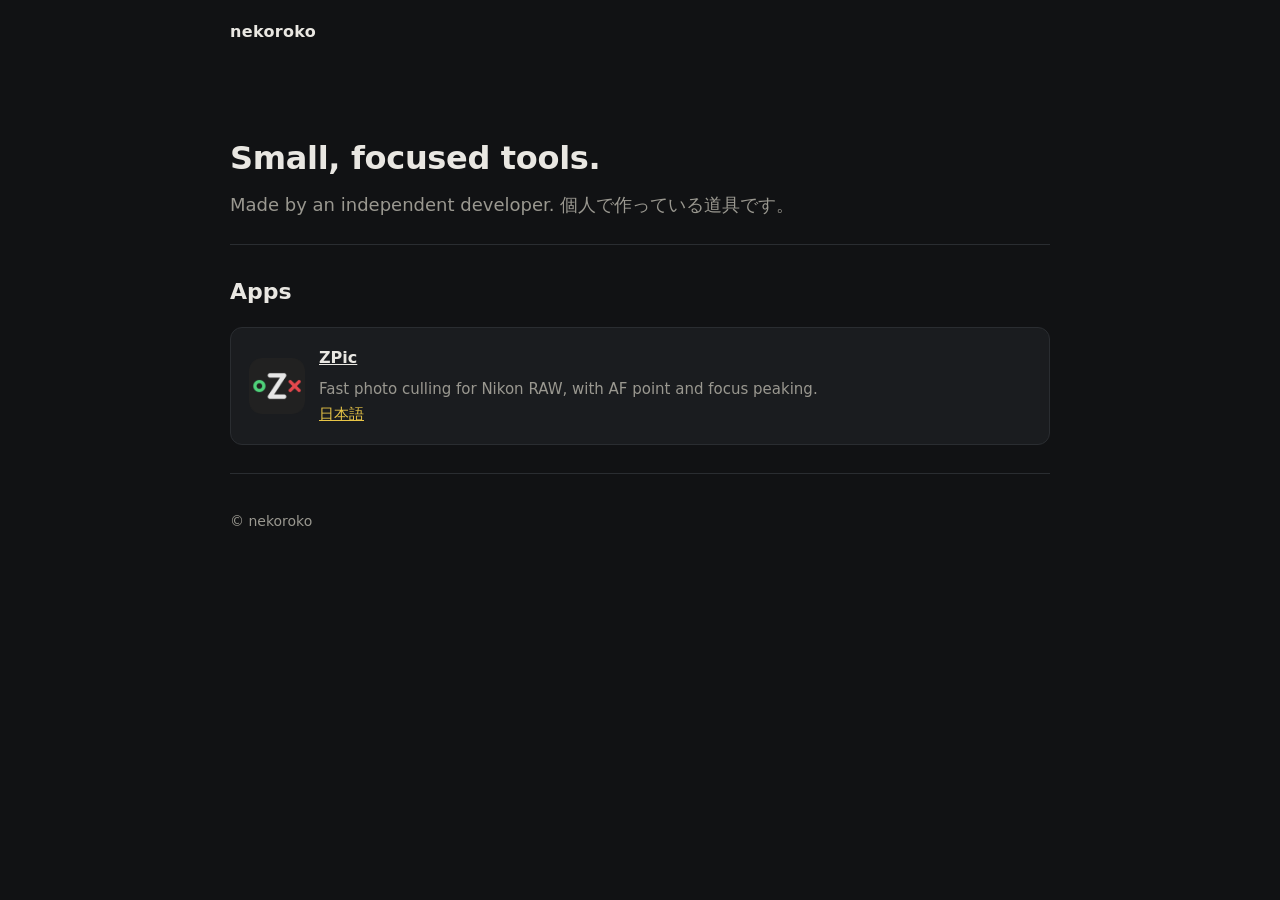
<file: index.html>
<!doctype html>
<html lang="en">
<head>
<meta charset="utf-8">
<meta name="viewport" content="width=device-width,initial-scale=1">
<title>nekoroko — small tools</title>
<meta name="description" content="Small, focused desktop tools by an independent developer.">
<link rel="icon" href="zpic/favicon.png">
<link rel="stylesheet" href="style.css">
</head>
<body>
<div class="wrap">
<header class="top">
  <span class="brand">nekoroko</span>
</header>
<div class="hero" style="text-align:left;padding-bottom:24px">
  <h1 style="font-size:32px">Small, focused tools.</h1>
  <p class="lead" style="margin:0">Made by an independent developer. 個人で作っている道具です。</p>
</div>
<section>
  <h2>Apps</h2>
  <div class="grid">
    <div class="card" style="display:flex;gap:14px;align-items:center">
      <img src="zpic/icon.png" alt="" style="width:56px;height:56px;border-radius:12px">
      <div><h3><a href="zpic/" style="color:inherit">ZPic</a></h3><p>Fast photo culling for Nikon RAW, with AF point and focus peaking.<br><a href="zpic/ja/">日本語</a></p></div>
    </div>
  </div>
</section>
<footer>© nekoroko</footer>
</div>
</body>
</html>
</file>
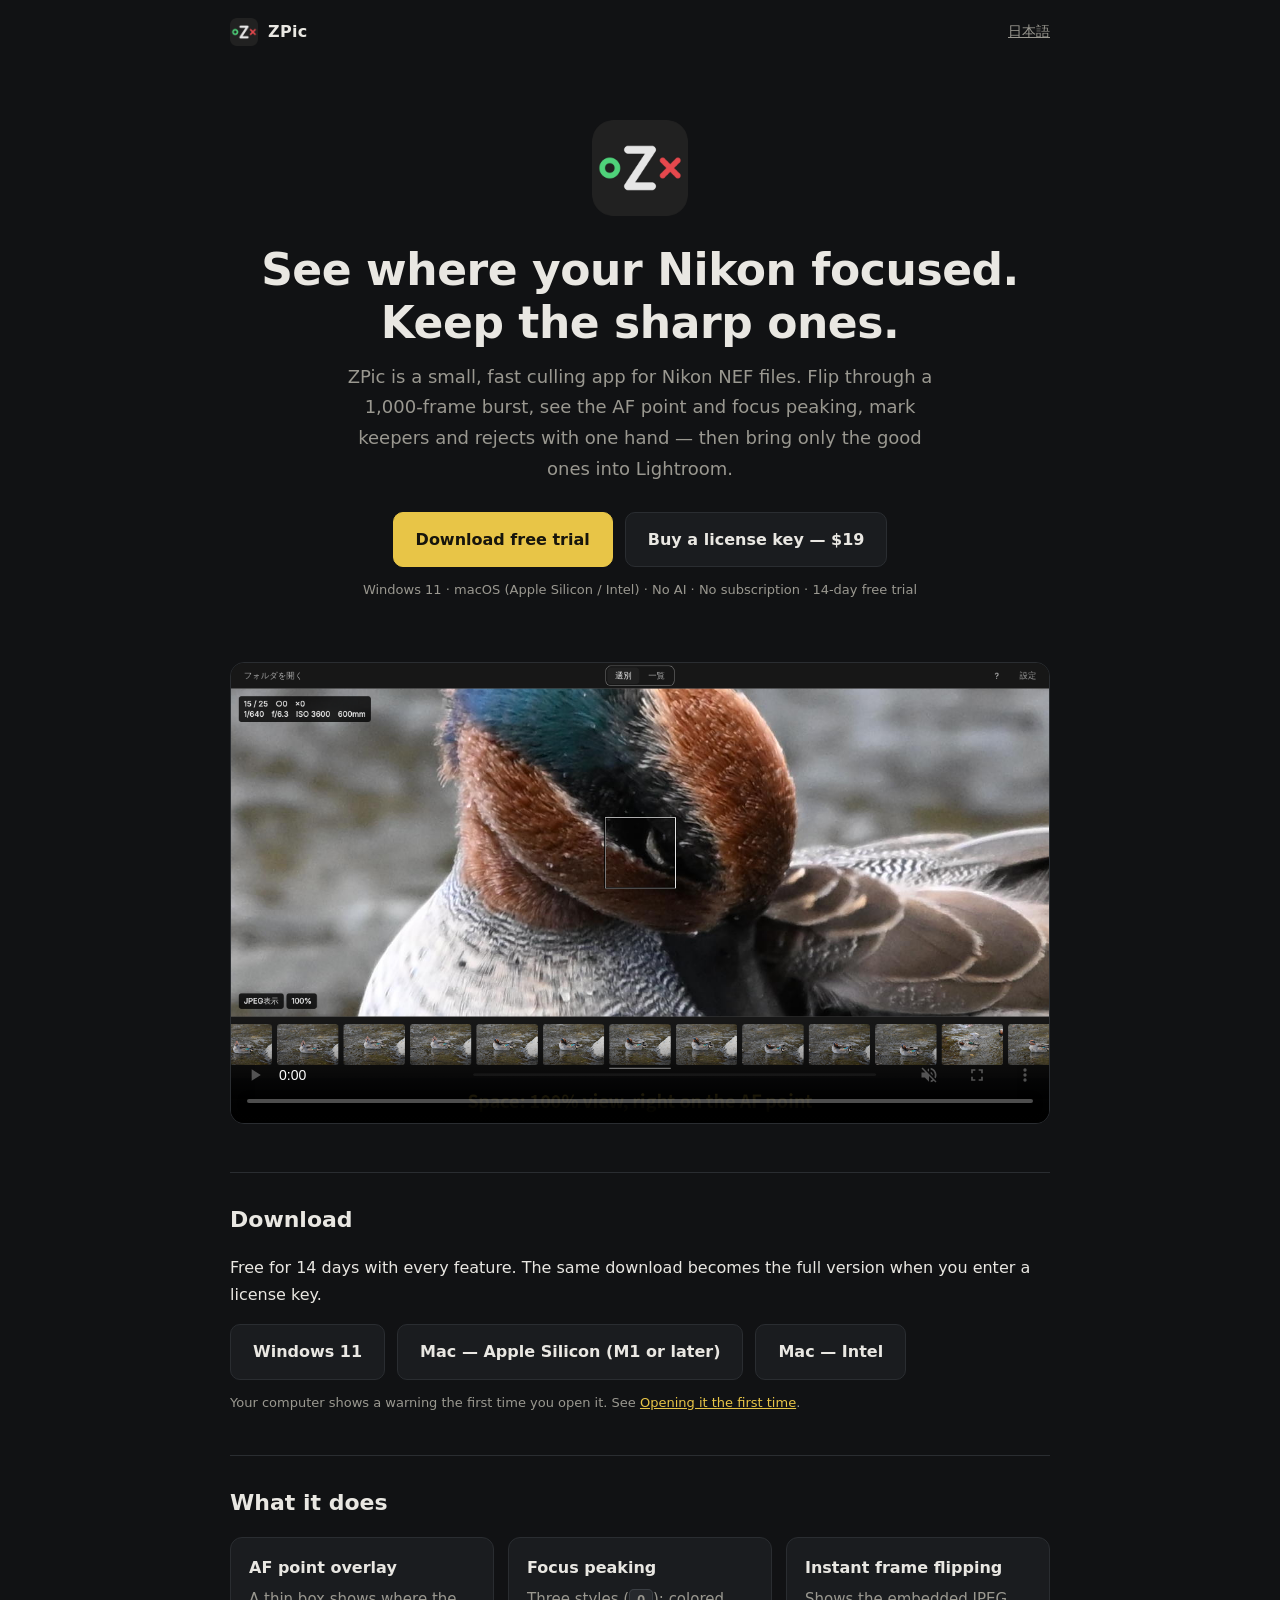
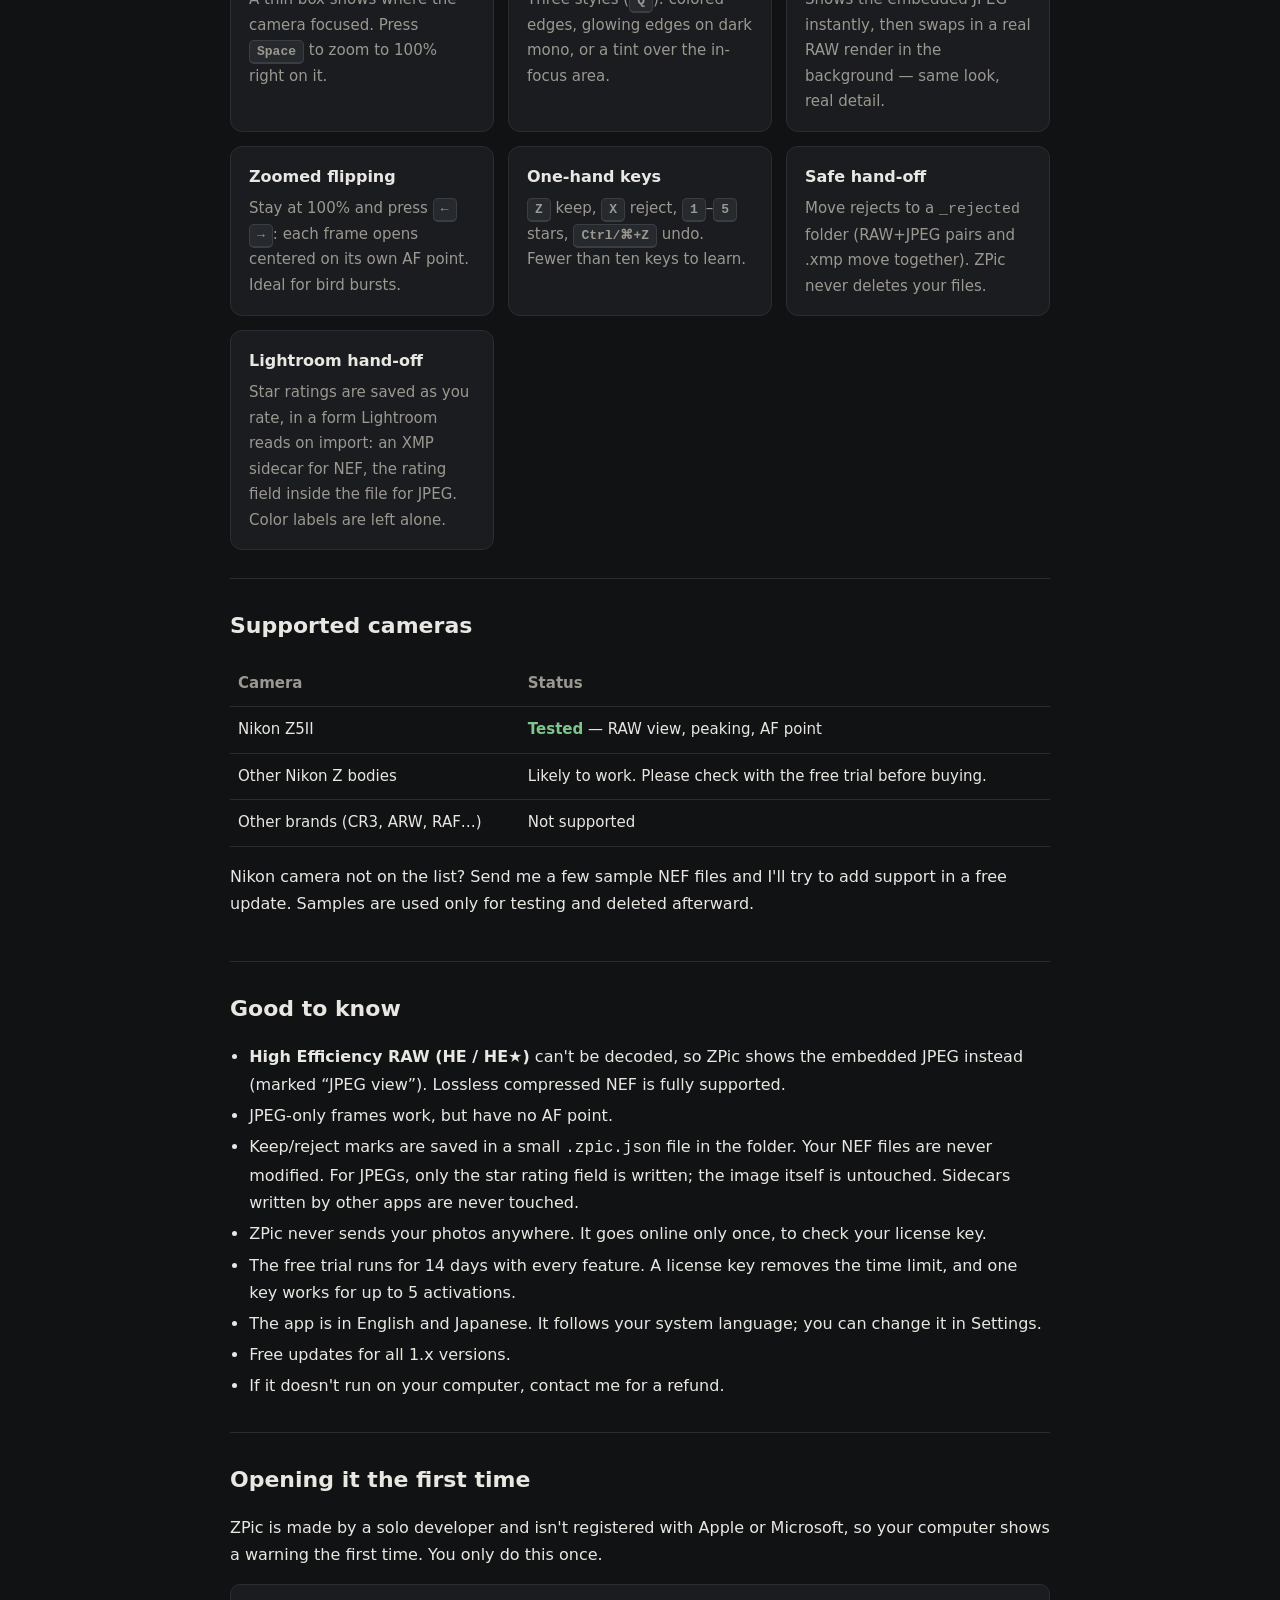
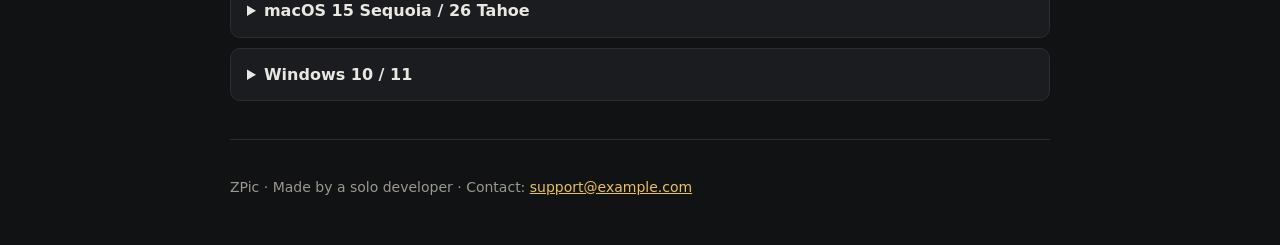
<file: zpic/index.html>
<!doctype html>
<html lang="en">
<head>
<meta charset="utf-8">
<meta name="viewport" content="width=device-width,initial-scale=1">
<title>ZPic — fast photo culling for Nikon RAW</title>
<meta name="description" content="Cull Nikon NEF bursts before Lightroom. Shows the AF point and focus peaking. No AI, no subscription, one-time purchase.">
<link rel="icon" href="favicon.png">
<link rel="stylesheet" href="../style.css">
</head>
<body>
<div class="wrap">
<header class="top">
  <a class="brand" href="./"><img src="icon.png" alt="">ZPic</a>
  <a class="lang" href="ja/">日本語</a>
</header>

<div class="hero">
  <img src="icon.png" alt="ZPic icon">
  <h1>See where your Nikon focused.<br>Keep the sharp ones.</h1>
  <p class="lead">ZPic is a small, fast culling app for Nikon NEF files. Flip through a 1,000-frame burst, see the AF point and focus peaking, mark keepers and rejects with one hand — then bring only the good ones into Lightroom.</p>
  <div class="cta">
    <a class="btn primary" href="#download">Download free trial</a>
    <a class="btn" href="https://takaishi33.gumroad.com/l/zpic">Buy a license key — $19</a>
  </div>
  <p class="note">Windows 11 · macOS (Apple Silicon / Intel) · No AI · No subscription · 14-day free trial</p>
</div>

<div class="demo"><video src="demo.mp4" poster="poster.png" controls muted loop playsinline preload="metadata"></video></div>

<section id="download">
  <h2>Download</h2>
  <p>Free for 14 days with every feature. The same download becomes the full version when you enter a license key.</p>
  <div class="cta" style="justify-content:flex-start;margin-top:12px">
    <a class="btn" href="https://github.com/nekoroko/nekoroko.github.io/releases/latest/download/ZPic-windows.zip">Windows 11</a>
    <a class="btn" href="https://github.com/nekoroko/nekoroko.github.io/releases/latest/download/ZPic-macos-apple-silicon.zip">Mac — Apple Silicon (M1 or later)</a>
    <a class="btn" href="https://github.com/nekoroko/nekoroko.github.io/releases/latest/download/ZPic-macos-intel.zip">Mac — Intel</a>
  </div>
  <p class="note">Your computer shows a warning the first time you open it. See <a href="#first-launch">Opening it the first time</a>.</p>
</section>

<section>
  <h2>What it does</h2>
  <div class="grid">
    <div class="card"><h3>AF point overlay</h3><p>A thin box shows where the camera focused. Press <kbd>Space</kbd> to zoom to 100% right on it.</p></div>
    <div class="card"><h3>Focus peaking</h3><p>Three styles (<kbd>Q</kbd>): colored edges, glowing edges on dark mono, or a tint over the in-focus area.</p></div>
    <div class="card"><h3>Instant frame flipping</h3><p>Shows the embedded JPEG instantly, then swaps in a real RAW render in the background — same look, real detail.</p></div>
    <div class="card"><h3>Zoomed flipping</h3><p>Stay at 100% and press <kbd>←</kbd> <kbd>→</kbd>: each frame opens centered on its own AF point. Ideal for bird bursts.</p></div>
    <div class="card"><h3>One-hand keys</h3><p><kbd>Z</kbd> keep, <kbd>X</kbd> reject, <kbd>1</kbd>–<kbd>5</kbd> stars, <kbd>Ctrl/⌘+Z</kbd> undo. Fewer than ten keys to learn.</p></div>
    <div class="card"><h3>Safe hand-off</h3><p>Move rejects to a <code>_rejected</code> folder (RAW+JPEG pairs and .xmp move together). ZPic never deletes your files.</p></div>
    <div class="card"><h3>Lightroom hand-off</h3><p>Star ratings are saved as you rate, in a form Lightroom reads on import: an XMP sidecar for NEF, the rating field inside the file for JPEG. Color labels are left alone.</p></div>
  </div>
</section>

<section>
  <h2>Supported cameras</h2>
  <table>
    <tr><th>Camera</th><th>Status</th></tr>
    <tr><td>Nikon Z5II</td><td><span class="ok">Tested</span> — RAW view, peaking, AF point</td></tr>
    <tr><td>Other Nikon Z bodies</td><td>Likely to work. Please check with the free trial before buying.</td></tr>
    <tr><td>Other brands (CR3, ARW, RAF…)</td><td>Not supported</td></tr>
  </table>
  <p>Nikon camera not on the list? Send me a few sample NEF files and I'll try to add support in a free update. Samples are used only for testing and deleted afterward.</p>
</section>

<section>
  <h2>Good to know</h2>
  <ul class="plain">
    <li><b>High Efficiency RAW (HE / HE★)</b> can't be decoded, so ZPic shows the embedded JPEG instead (marked “JPEG view”). Lossless compressed NEF is fully supported.</li>
    <li>JPEG-only frames work, but have no AF point.</li>
    <li>Keep/reject marks are saved in a small <code>.zpic.json</code> file in the folder. Your NEF files are never modified. For JPEGs, only the star rating field is written; the image itself is untouched. Sidecars written by other apps are never touched.</li>
    <li>ZPic never sends your photos anywhere. It goes online only once, to check your license key.</li>
    <li>The free trial runs for 14 days with every feature. A license key removes the time limit, and one key works for up to 5 activations.</li>
    <li>The app is in English and Japanese. It follows your system language; you can change it in Settings.</li>
    <li>Free updates for all 1.x versions.</li>
    <li>If it doesn't run on your computer, contact me for a refund.</li>
  </ul>
</section>

<section id="first-launch">
  <h2>Opening it the first time</h2>
  <p>ZPic is made by a solo developer and isn't registered with Apple or Microsoft, so your computer shows a warning the first time. You only do this once.</p>
  <details>
    <summary>macOS 15 Sequoia / 26 Tahoe</summary>
    <ol>
      <li>Unzip and drag <b>ZPic</b> into <b>Applications</b>.</li>
      <li>Double-click ZPic. When it says ZPic was not opened, click <b>Done</b> (not “Move to Trash”).</li>
      <li>Open <b>System Settings › Privacy &amp; Security</b>, scroll to <b>Security</b> and click <b>Open Anyway</b> next to ZPic (available for about an hour).</li>
      <li>Enter your login password. From now on it opens normally.</li>
    </ol>
    <p class="note">Download the right version: Apple Silicon (M1 or later) or Intel.</p>
  </details>
  <details>
    <summary>Windows 10 / 11</summary>
    <ol>
      <li>Right-click the ZIP › <b>Extract All</b>. Keep the whole ZPic folder together.</li>
      <li>Double-click <b>ZPic.exe</b>. On “Windows protected your PC”, click <b>More info</b> › <b>Run anyway</b>.</li>
    </ol>
    <p class="note">If Smart App Control blocks it with no “Run anyway” button, ZPic can't run on that PC — ask me for a refund.</p>
  </details>
</section>

<footer>
  <!-- TODO: developer name and support email -->
  ZPic · Made by a solo developer · Contact: <a href="mailto:support@example.com">support@example.com</a>
</footer>
</div>
</body>
</html>
</file>
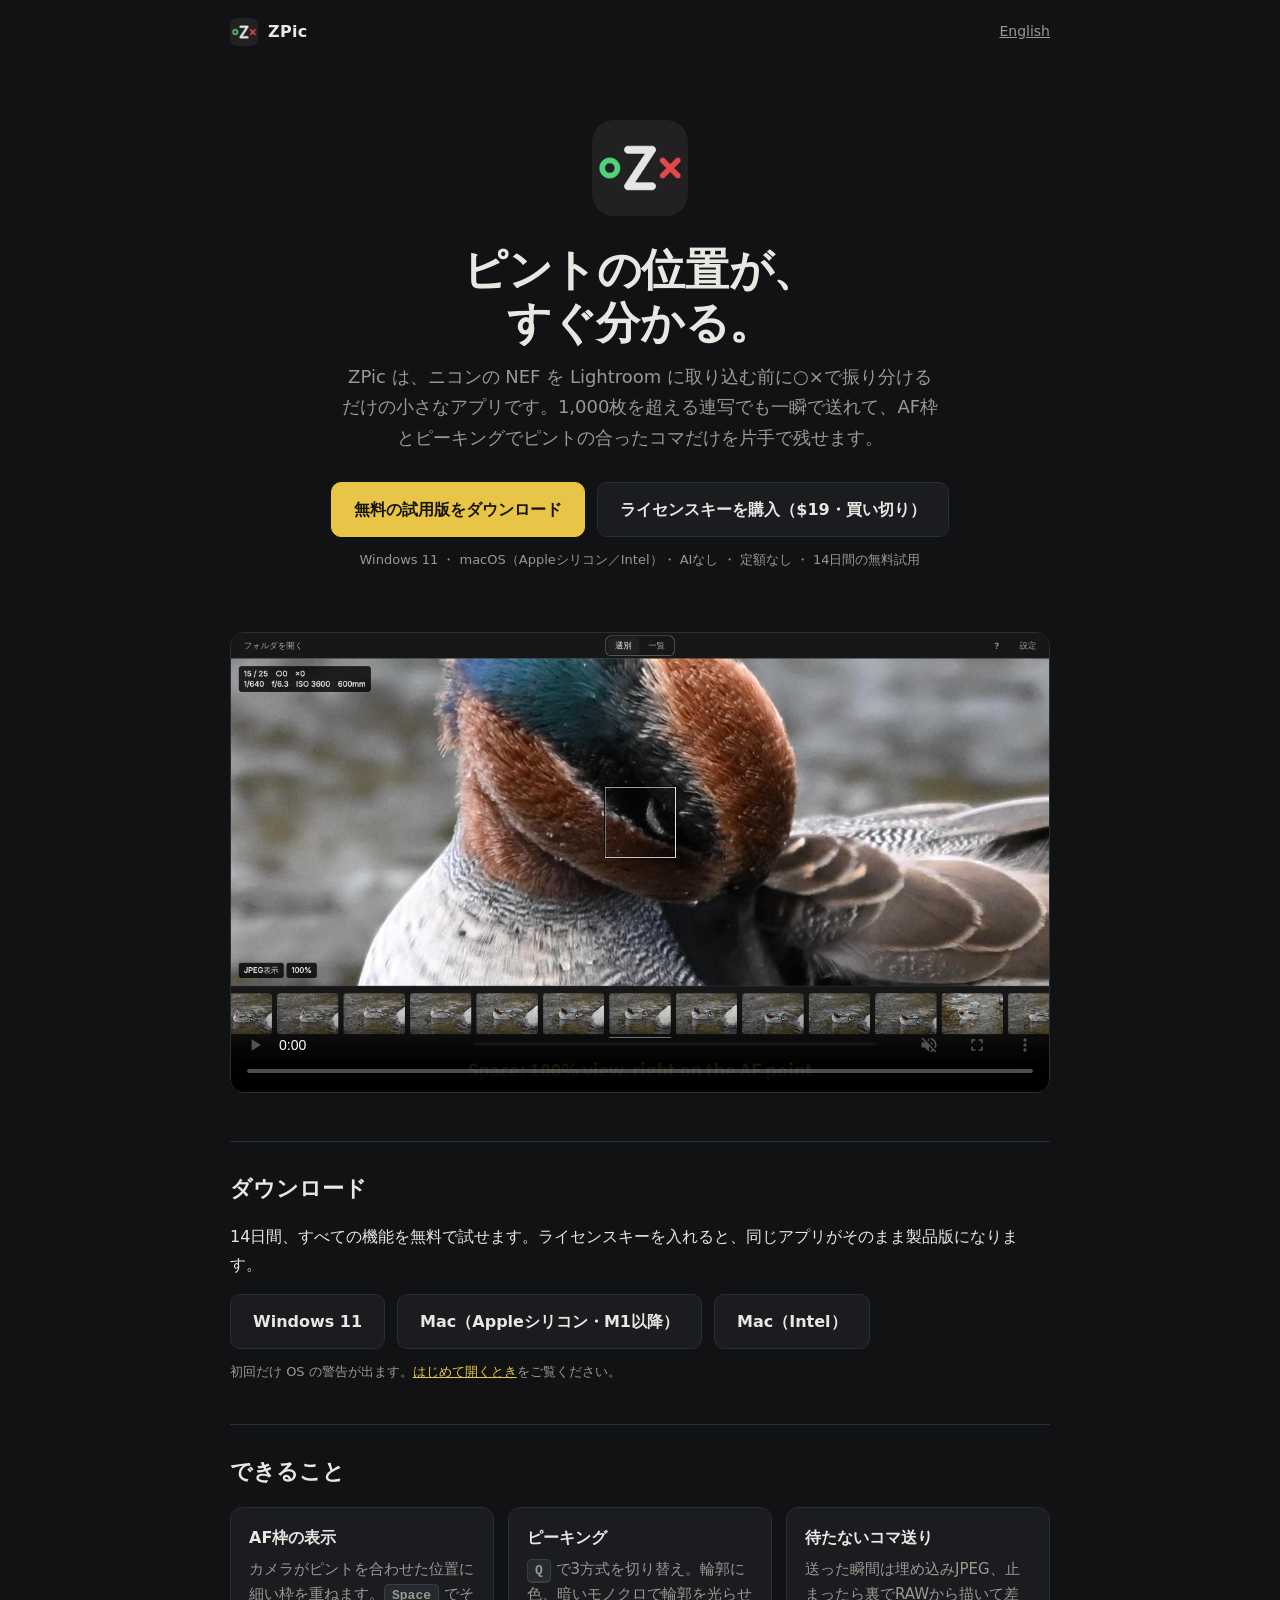
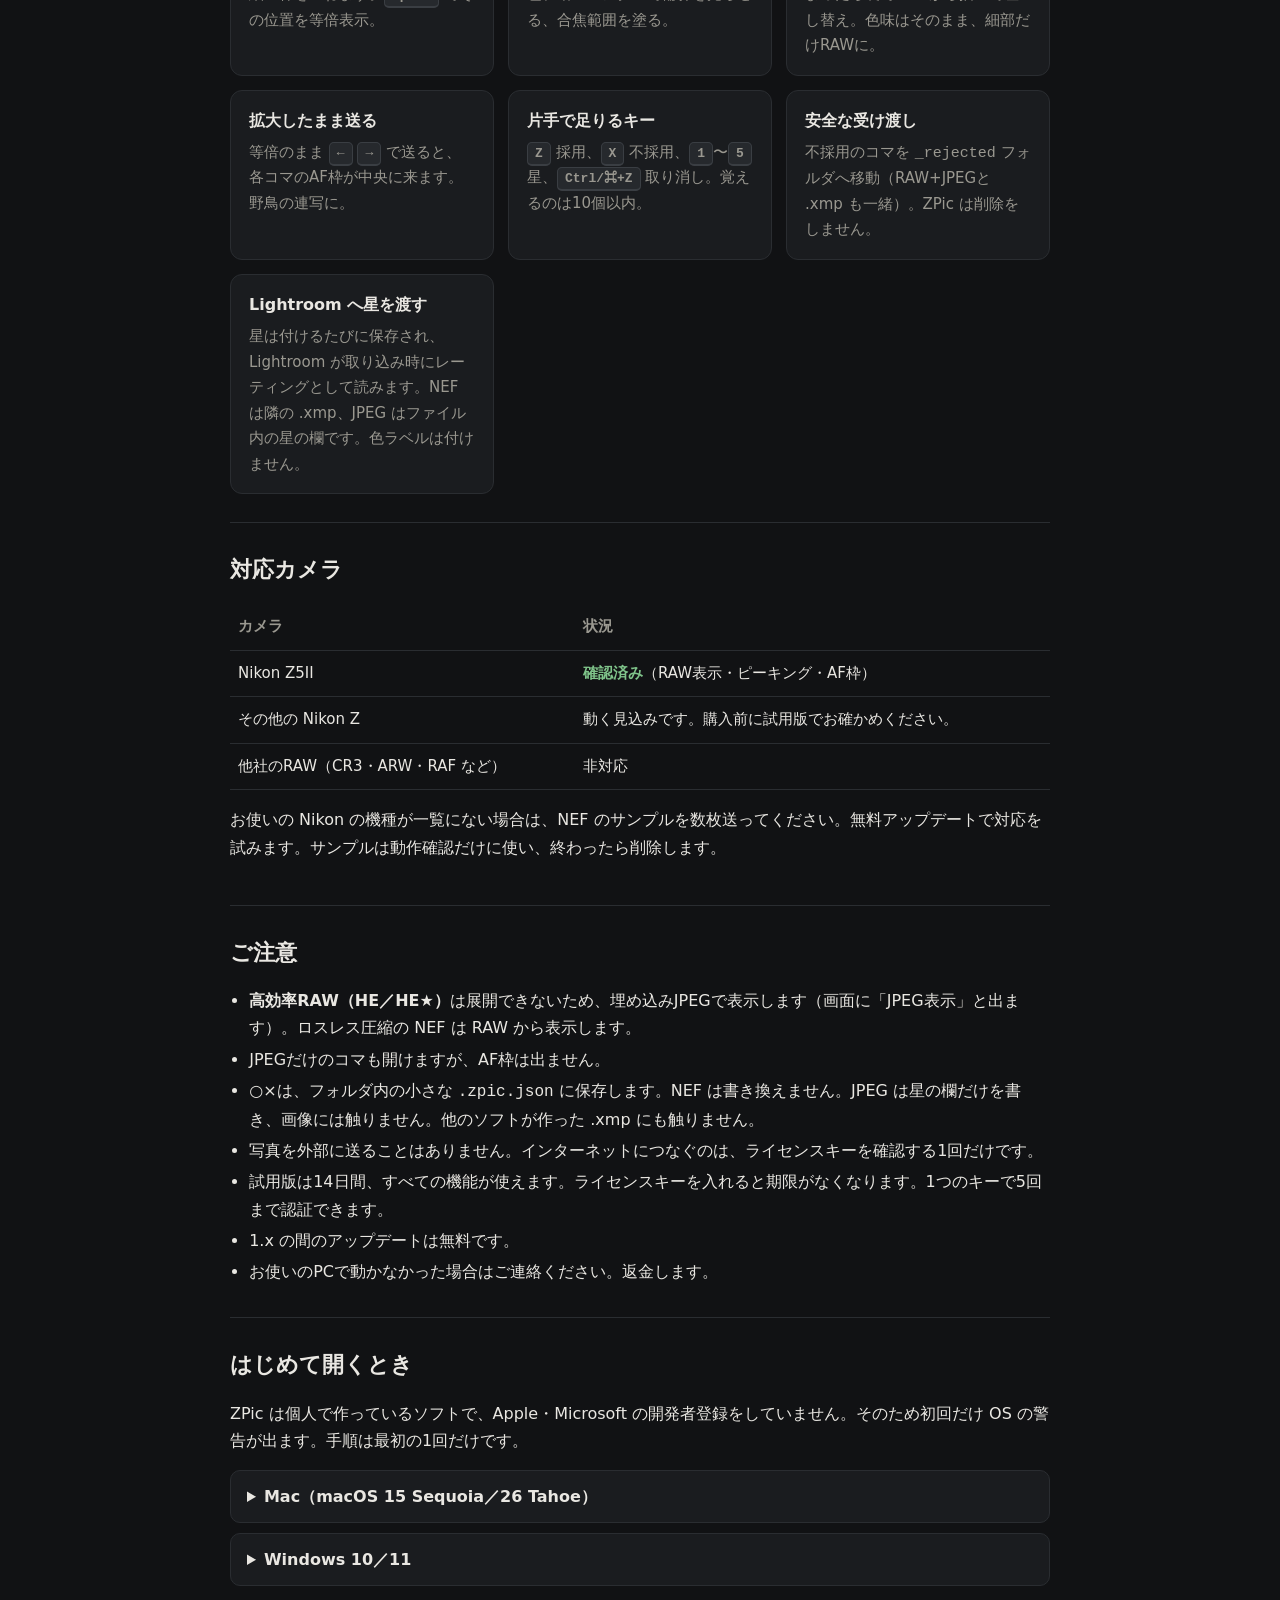
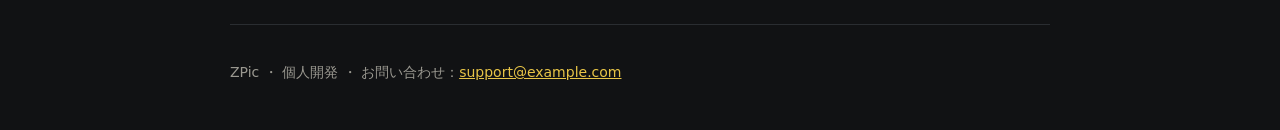
<file: zpic/ja/index.html>
<!doctype html>
<html lang="ja">
<head>
<meta charset="utf-8">
<meta name="viewport" content="width=device-width,initial-scale=1">
<title>ZPic — ニコンRAWの高速選別アプリ</title>
<meta name="description" content="Lightroomに取り込む前に、NEFの連写を○×で振り分ける。AF枠とピーキングでピントがすぐ分かる。AIなし・買い切り。">
<link rel="icon" href="../favicon.png">
<link rel="stylesheet" href="../../style.css">
</head>
<body>
<div class="wrap">
<header class="top">
  <a class="brand" href="./"><img src="../icon.png" alt="">ZPic</a>
  <a class="lang" href="../">English</a>
</header>

<div class="hero">
  <img src="../icon.png" alt="ZPic のアイコン">
  <h1>ピントの位置が、<br>すぐ分かる。</h1>
  <p class="lead">ZPic は、ニコンの NEF を Lightroom に取り込む前に○×で振り分けるだけの小さなアプリです。1,000枚を超える連写でも一瞬で送れて、AF枠とピーキングでピントの合ったコマだけを片手で残せます。</p>
  <div class="cta">
    <a class="btn primary" href="#download">無料の試用版をダウンロード</a>
    <a class="btn" href="https://takaishi33.gumroad.com/l/zpic">ライセンスキーを購入（$19・買い切り）</a>
  </div>
  <p class="note">Windows 11 ・ macOS（Appleシリコン／Intel）・ AIなし ・ 定額なし ・ 14日間の無料試用</p>
</div>

<div class="demo"><video src="demo.mp4" poster="../poster.png" controls muted loop playsinline preload="metadata"></video></div>

<section id="download">
  <h2>ダウンロード</h2>
  <p>14日間、すべての機能を無料で試せます。ライセンスキーを入れると、同じアプリがそのまま製品版になります。</p>
  <div class="cta" style="justify-content:flex-start;margin-top:12px">
    <a class="btn" href="https://github.com/nekoroko/nekoroko.github.io/releases/latest/download/ZPic-windows.zip">Windows 11</a>
    <a class="btn" href="https://github.com/nekoroko/nekoroko.github.io/releases/latest/download/ZPic-macos-apple-silicon.zip">Mac（Appleシリコン・M1以降）</a>
    <a class="btn" href="https://github.com/nekoroko/nekoroko.github.io/releases/latest/download/ZPic-macos-intel.zip">Mac（Intel）</a>
  </div>
  <p class="note">初回だけ OS の警告が出ます。<a href="#first-launch">はじめて開くとき</a>をご覧ください。</p>
</section>

<section>
  <h2>できること</h2>
  <div class="grid">
    <div class="card"><h3>AF枠の表示</h3><p>カメラがピントを合わせた位置に細い枠を重ねます。<kbd>Space</kbd> でその位置を等倍表示。</p></div>
    <div class="card"><h3>ピーキング</h3><p><kbd>Q</kbd> で3方式を切り替え。輪郭に色、暗いモノクロで輪郭を光らせる、合焦範囲を塗る。</p></div>
    <div class="card"><h3>待たないコマ送り</h3><p>送った瞬間は埋め込みJPEG、止まったら裏でRAWから描いて差し替え。色味はそのまま、細部だけRAWに。</p></div>
    <div class="card"><h3>拡大したまま送る</h3><p>等倍のまま <kbd>←</kbd> <kbd>→</kbd> で送ると、各コマのAF枠が中央に来ます。野鳥の連写に。</p></div>
    <div class="card"><h3>片手で足りるキー</h3><p><kbd>Z</kbd> 採用、<kbd>X</kbd> 不採用、<kbd>1</kbd>〜<kbd>5</kbd> 星、<kbd>Ctrl/⌘+Z</kbd> 取り消し。覚えるのは10個以内。</p></div>
    <div class="card"><h3>安全な受け渡し</h3><p>不採用のコマを <code>_rejected</code> フォルダへ移動（RAW+JPEGと .xmp も一緒）。ZPic は削除をしません。</p></div>
    <div class="card"><h3>Lightroom へ星を渡す</h3><p>星は付けるたびに保存され、Lightroom が取り込み時にレーティングとして読みます。NEF は隣の .xmp、JPEG はファイル内の星の欄です。色ラベルは付けません。</p></div>
  </div>
</section>

<section>
  <h2>対応カメラ</h2>
  <table>
    <tr><th>カメラ</th><th>状況</th></tr>
    <tr><td>Nikon Z5II</td><td><span class="ok">確認済み</span>（RAW表示・ピーキング・AF枠）</td></tr>
    <tr><td>その他の Nikon Z</td><td>動く見込みです。購入前に試用版でお確かめください。</td></tr>
    <tr><td>他社のRAW（CR3・ARW・RAF など）</td><td>非対応</td></tr>
  </table>
  <p>お使いの Nikon の機種が一覧にない場合は、NEF のサンプルを数枚送ってください。無料アップデートで対応を試みます。サンプルは動作確認だけに使い、終わったら削除します。</p>
</section>

<section>
  <h2>ご注意</h2>
  <ul class="plain">
    <li><b>高効率RAW（HE／HE★）</b>は展開できないため、埋め込みJPEGで表示します（画面に「JPEG表示」と出ます）。ロスレス圧縮の NEF は RAW から表示します。</li>
    <li>JPEGだけのコマも開けますが、AF枠は出ません。</li>
    <li>○×は、フォルダ内の小さな <code>.zpic.json</code> に保存します。NEF は書き換えません。JPEG は星の欄だけを書き、画像には触りません。他のソフトが作った .xmp にも触りません。</li>
    <li>写真を外部に送ることはありません。インターネットにつなぐのは、ライセンスキーを確認する1回だけです。</li>
    <li>試用版は14日間、すべての機能が使えます。ライセンスキーを入れると期限がなくなります。1つのキーで5回まで認証できます。</li>
    <li>1.x の間のアップデートは無料です。</li>
    <li>お使いのPCで動かなかった場合はご連絡ください。返金します。</li>
  </ul>
</section>

<section id="first-launch">
  <h2>はじめて開くとき</h2>
  <p>ZPic は個人で作っているソフトで、Apple・Microsoft の開発者登録をしていません。そのため初回だけ OS の警告が出ます。手順は最初の1回だけです。</p>
  <details>
    <summary>Mac（macOS 15 Sequoia／26 Tahoe）</summary>
    <ol>
      <li>ZIP を開き、<b>ZPic</b> を<b>アプリケーション</b>フォルダに入れます。</li>
      <li>ZPic をダブルクリック。「開いていません」と出たら<b>完了</b>を押します（「ゴミ箱に入れる」は押さない）。</li>
      <li><b>システム設定 ＞ プライバシーとセキュリティ</b>の下の方、<b>セキュリティ</b>にある<b>このまま開く</b>を押します（約1時間だけ表示）。</li>
      <li>ログインパスワードを入れると起動します。次からは普通に開けます。</li>
    </ol>
    <p class="note">Appleシリコン（M1以降）用と Intel 用があります。お使いの Mac に合うほうを選んでください。</p>
  </details>
  <details>
    <summary>Windows 10／11</summary>
    <ol>
      <li>ZIP を右クリック ＞ <b>すべて展開</b>。ZPic フォルダごと使います。</li>
      <li><b>ZPic.exe</b> をダブルクリック。「Windows によって PC が保護されました」と出たら<b>詳細情報</b> ＞ <b>実行</b>。</li>
    </ol>
    <p class="note">「スマート アプリ コントロール」でブロックされ、実行ボタンが出ない PC では動かせません。ご連絡いただければ返金します。</p>
  </details>
</section>

<footer>
  <!-- TODO: 開発者名・特定商取引法の表記・連絡先 -->
  ZPic ・ 個人開発 ・ お問い合わせ：<a href="mailto:support@example.com">support@example.com</a>
</footer>
</div>
</body>
</html>
</file>
<file: style.css>
:root{
  --bg:#111214;--surface:#1a1c1f;--line:#2a2d31;--text:#e9e7e2;--muted:#9a9890;
  --accent:#e8c547;--accent-ink:#17150c;--ok:#7fc48a;
  --font:"Inter","Hiragino Sans","Noto Sans JP",system-ui,-apple-system,"Segoe UI",sans-serif;
}
*{box-sizing:border-box}
html{-webkit-text-size-adjust:100%}
body{margin:0;background:var(--bg);color:var(--text);font:16px/1.7 var(--font)}
a{color:var(--accent)}
.wrap{max-width:860px;margin:0 auto;padding:0 20px}
header.top{display:flex;justify-content:space-between;align-items:center;padding:18px 0}
header.top .brand{display:flex;align-items:center;gap:10px;font-weight:700;letter-spacing:.02em;color:var(--text);text-decoration:none}
header.top img{width:28px;height:28px;border-radius:6px}
header.top .lang{font-size:14px;color:var(--muted)}
.hero{padding:56px 0 40px;text-align:center}
.hero img{width:96px;height:96px;border-radius:20px}
.hero h1{font-size:clamp(28px,6vw,44px);line-height:1.2;margin:20px 0 12px;letter-spacing:-.01em}
.hero p.lead{color:var(--muted);font-size:18px;max-width:600px;margin:0 auto}
.cta{display:flex;gap:12px;justify-content:center;flex-wrap:wrap;margin-top:28px}
.btn{display:inline-block;padding:13px 22px;border-radius:10px;font-weight:700;text-decoration:none;border:1px solid var(--line);color:var(--text);background:var(--surface)}
.btn.primary{background:var(--accent);color:var(--accent-ink);border-color:var(--accent)}
.note{font-size:13px;color:var(--muted);margin-top:12px}
.demo{margin:8px 0 48px;border:1px solid var(--line);border-radius:14px;background:var(--surface);aspect-ratio:16/9;display:grid;place-items:center;color:var(--muted);font-size:14px;overflow:hidden}
.demo video{width:100%;height:100%;object-fit:cover}
section{padding:28px 0;border-top:1px solid var(--line)}
section h2{font-size:22px;margin:0 0 16px}
.grid{display:grid;grid-template-columns:repeat(auto-fit,minmax(230px,1fr));gap:14px}
.card{background:var(--surface);border:1px solid var(--line);border-radius:12px;padding:16px 18px}
.card h3{margin:0 0 6px;font-size:16px}
.card p{margin:0;color:var(--muted);font-size:15px}
table{width:100%;border-collapse:collapse;font-size:15px}
th,td{text-align:left;padding:10px 8px;border-bottom:1px solid var(--line);vertical-align:top}
th{color:var(--muted);font-weight:600}
kbd{font:600 13px/1 ui-monospace,Menlo,Consolas,monospace;background:#26292d;border:1px solid #3a3e43;border-bottom-width:2px;border-radius:5px;padding:3px 7px}
ul.plain{padding-left:1.2em;margin:0}
ul.plain li{margin:4px 0}
details{background:var(--surface);border:1px solid var(--line);border-radius:10px;padding:12px 16px;margin:10px 0}
details summary{cursor:pointer;font-weight:600}
details ol{margin:10px 0 0;padding-left:1.3em}
.ok{color:var(--ok);font-weight:700}
footer{padding:36px 0 48px;color:var(--muted);font-size:14px;border-top:1px solid var(--line)}
@media (max-width:520px){.btn{width:100%;text-align:center}}
</file>
